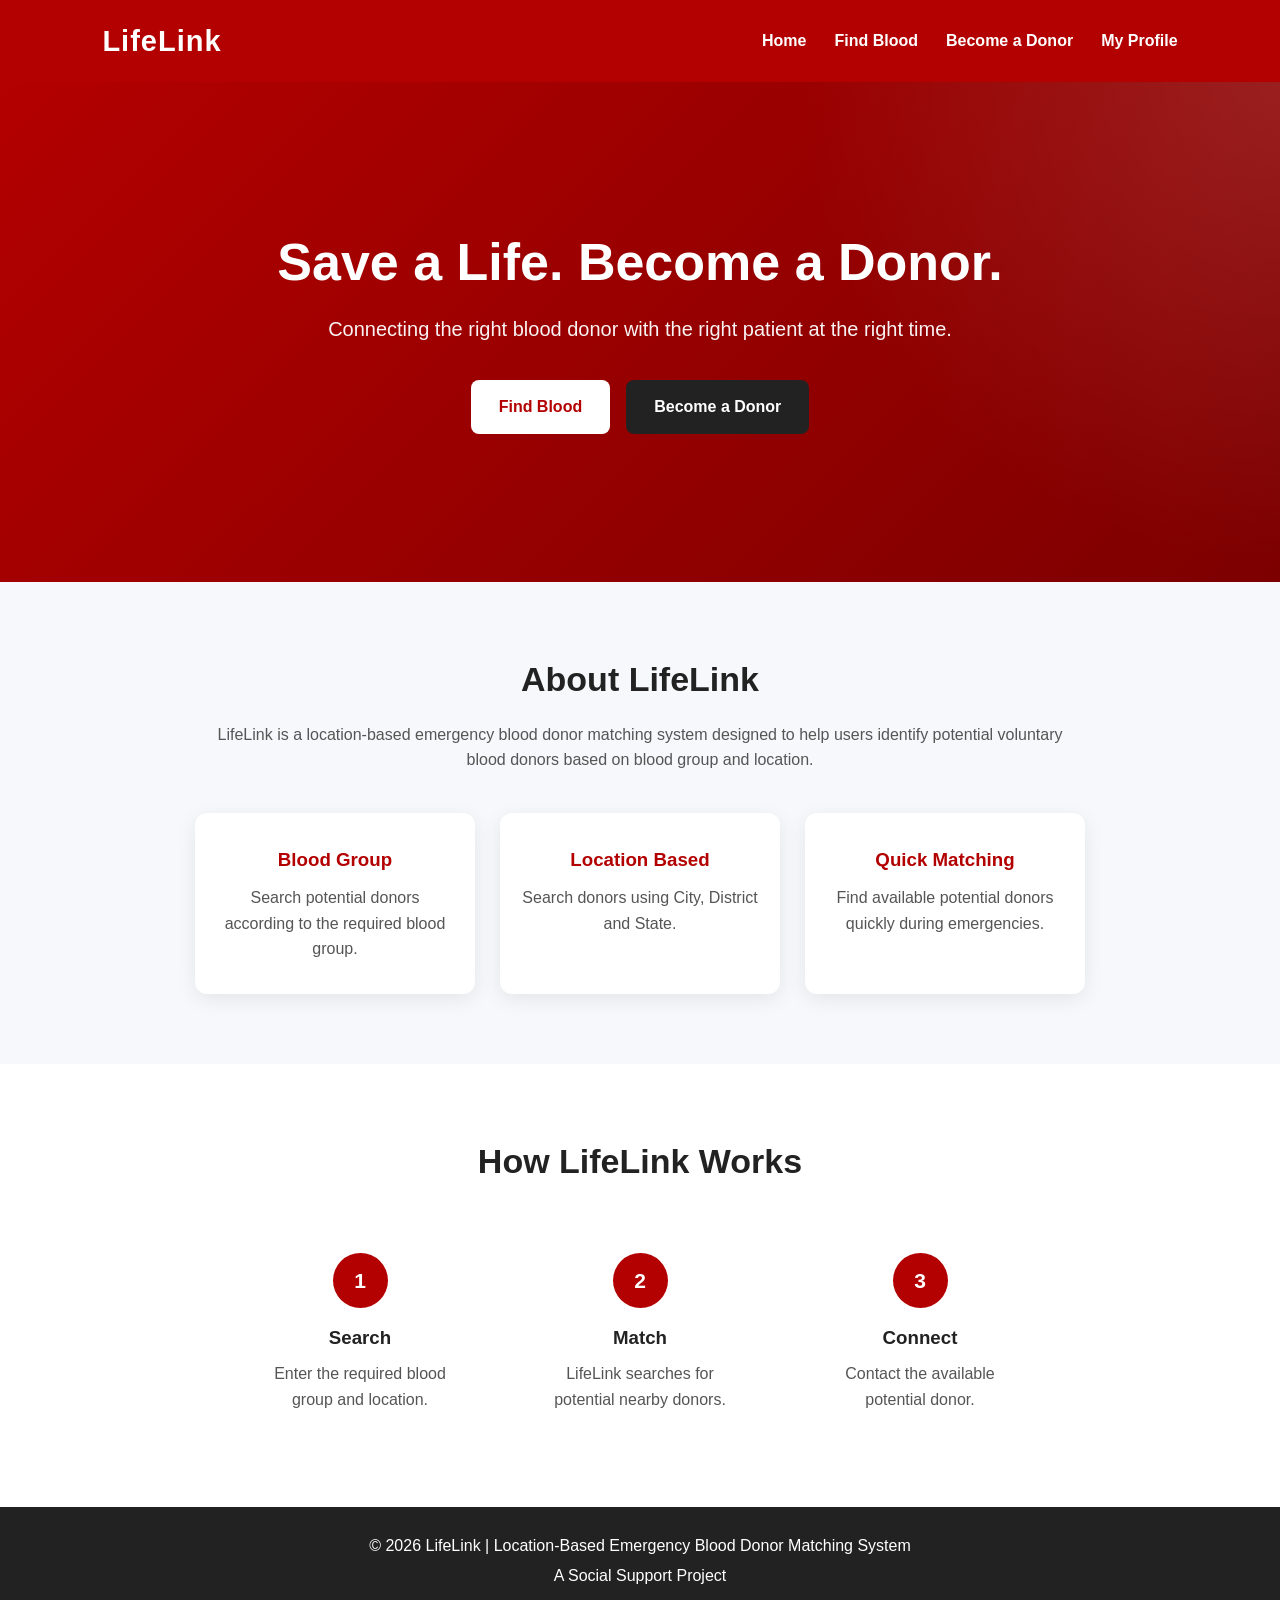
<file: frontend/index.html>
<!DOCTYPE html>
<html lang="en">
<head>
    <meta charset="UTF-8">
    <meta name="viewport" content="width=device-width, initial-scale=1.0">

    <title>LifeLink | Blood Donor Matching System</title>

    <link rel="stylesheet" href="style.css">
</head>

<body>

    <!-- Navigation Bar -->
    <header>
        <div class="logo">LifeLink</div>

        <nav>
            <a href="index.html">Home</a>
            <a href="find-blood.html">Find Blood</a>
            <a href="register.html">Become a Donor</a>
            <a href="profile.html">My Profile</a>
        </nav>
    </header>


    <!-- Hero Section -->
    <section class="hero">

        <div class="hero-content">

            <h1>Save a Life. Become a Donor.</h1>

            <p>
                Connecting the right blood donor with the right patient
                at the right time.
            </p>

            <div class="hero-buttons">

                <a href="find-blood.html" class="btn">
                    Find Blood
                </a>

                <a href="register.html" class="btn secondary-btn">
                    Become a Donor
                </a>

            </div>

        </div>

    </section>


    <!-- About LifeLink -->
    <section class="about">

        <h2>About LifeLink</h2>

        <p>
            LifeLink is a location-based emergency blood donor
            matching system designed to help users identify
            potential voluntary blood donors based on blood group
            and location.
        </p>

        <div class="cards">

            <div class="card">
                <h3>Blood Group</h3>
                <p>
                    Search potential donors according to the
                    required blood group.
                </p>
            </div>

            <div class="card">
                <h3>Location Based</h3>
                <p>
                    Search donors using City, District and State.
                </p>
            </div>

            <div class="card">
                <h3>Quick Matching</h3>
                <p>
                    Find available potential donors quickly
                    during emergencies.
                </p>
            </div>

        </div>

    </section>


    <!-- How It Works -->
    <section class="how-it-works">

        <h2>How LifeLink Works</h2>

        <div class="steps">

            <div class="step">
                <span>1</span>
                <h3>Search</h3>
                <p>Enter the required blood group and location.</p>
            </div>

            <div class="step">
                <span>2</span>
                <h3>Match</h3>
                <p>LifeLink searches for potential nearby donors.</p>
            </div>

            <div class="step">
                <span>3</span>
                <h3>Connect</h3>
                <p>Contact the available potential donor.</p>
            </div>

        </div>

    </section>


    <!-- Footer -->
    <footer>

        <p>
            © 2026 LifeLink | Location-Based Emergency Blood Donor Matching System
        </p>

        <p>
            A Social Support Project
        </p>

    </footer>


    <script src="script.js"></script>

</body>
</html>
</file>
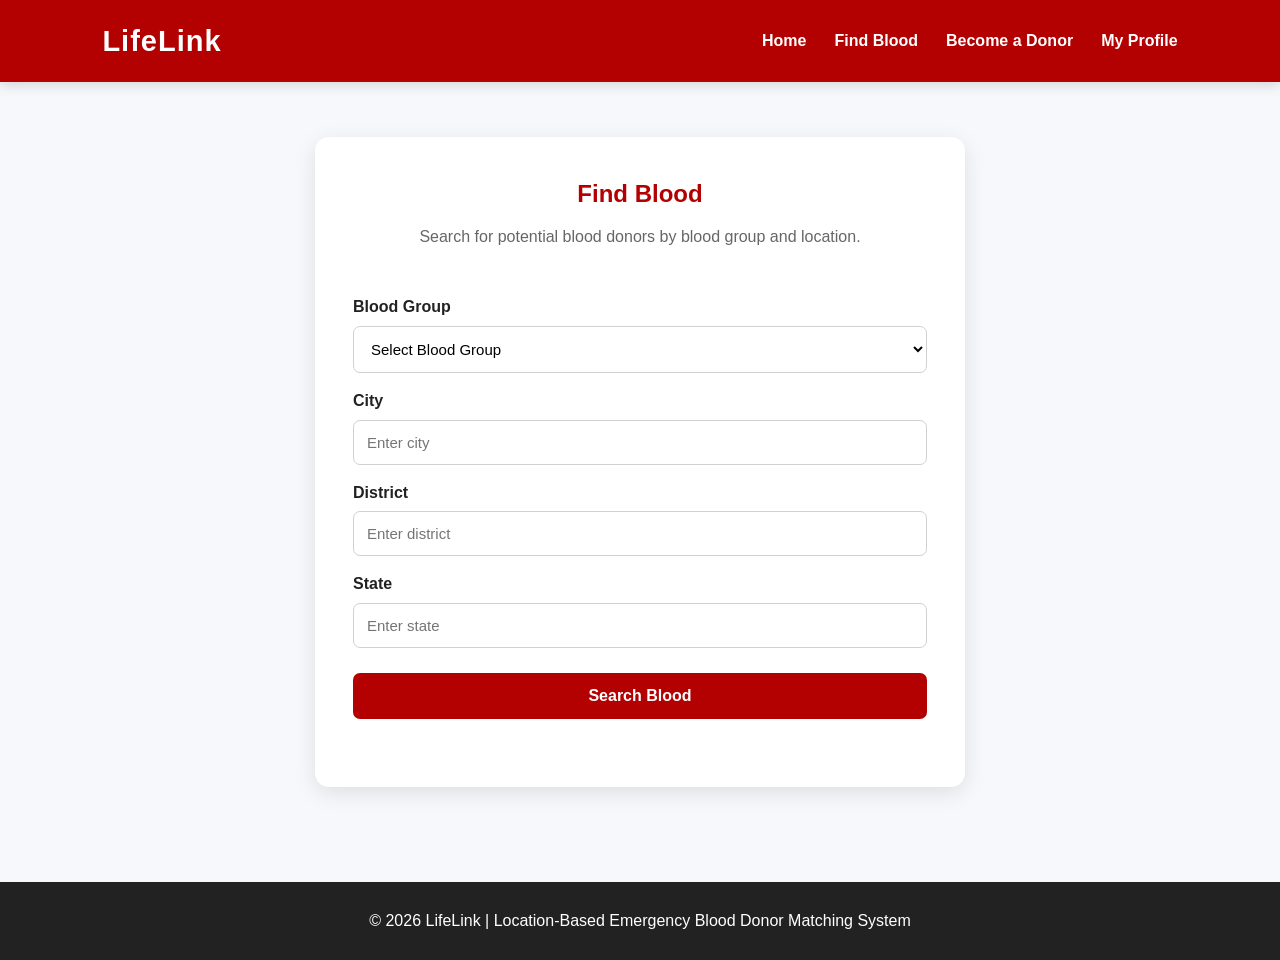
<file: frontend/find-blood.html>
<!DOCTYPE html>
<html lang="en">
<head>
    <meta charset="UTF-8">
    <meta name="viewport" content="width=device-width, initial-scale=1.0">

    <title>Find Blood | LifeLink</title>

    <link rel="stylesheet" href="style.css">
</head>

<body>

    <!-- Navigation Bar -->
    <header>
        <div class="logo">LifeLink</div>

        <nav>
            <a href="index.html">Home</a>
            <a href="find-blood.html">Find Blood</a>
            <a href="register.html">Become a Donor</a>
            <a href="profile.html">My Profile</a>
        </nav>
    </header>


    <!-- Find Blood Section -->
    <section class="form-section">

        <div class="form-container">

            <h1>Find Blood</h1>

            <p class="form-intro">
                Search for potential blood donors by blood group
                and location.
            </p>


            <form id="searchForm">

                <!-- Blood Group -->
                <label for="searchBloodGroup">Blood Group</label>

                <select id="searchBloodGroup" required>

                    <option value="">Select Blood Group</option>

                    <option value="A+">A+</option>
                    <option value="A-">A-</option>
                    <option value="B+">B+</option>
                    <option value="B-">B-</option>
                    <option value="AB+">AB+</option>
                    <option value="AB-">AB-</option>
                    <option value="O+">O+</option>
                    <option value="O-">O-</option>

                </select>


                <!-- City -->
                <label for="searchCity">City</label>

                <input
                    type="text"
                    id="searchCity"
                    placeholder="Enter city"
                    required
                >


                <!-- District -->
                <label for="searchDistrict">District</label>

                <input
                    type="text"
                    id="searchDistrict"
                    placeholder="Enter district"
                    required
                >


                <!-- State -->
                <label for="searchState">State</label>

                <input
                    type="text"
                    id="searchState"
                    placeholder="Enter state"
                    required
                >


                <button type="submit" class="submit-btn">
                    Search Blood
                </button>

            </form>


            <!-- Search Results -->
            <div id="results">

                <!-- Donor results will appear here -->

            </div>

        </div>

    </section>


    <!-- Footer -->
    <footer>

        <p>
            © 2026 LifeLink | Location-Based Emergency Blood Donor Matching System
        </p>

    </footer>


    <script src="script.js"></script>

</body>
</html>
</file>
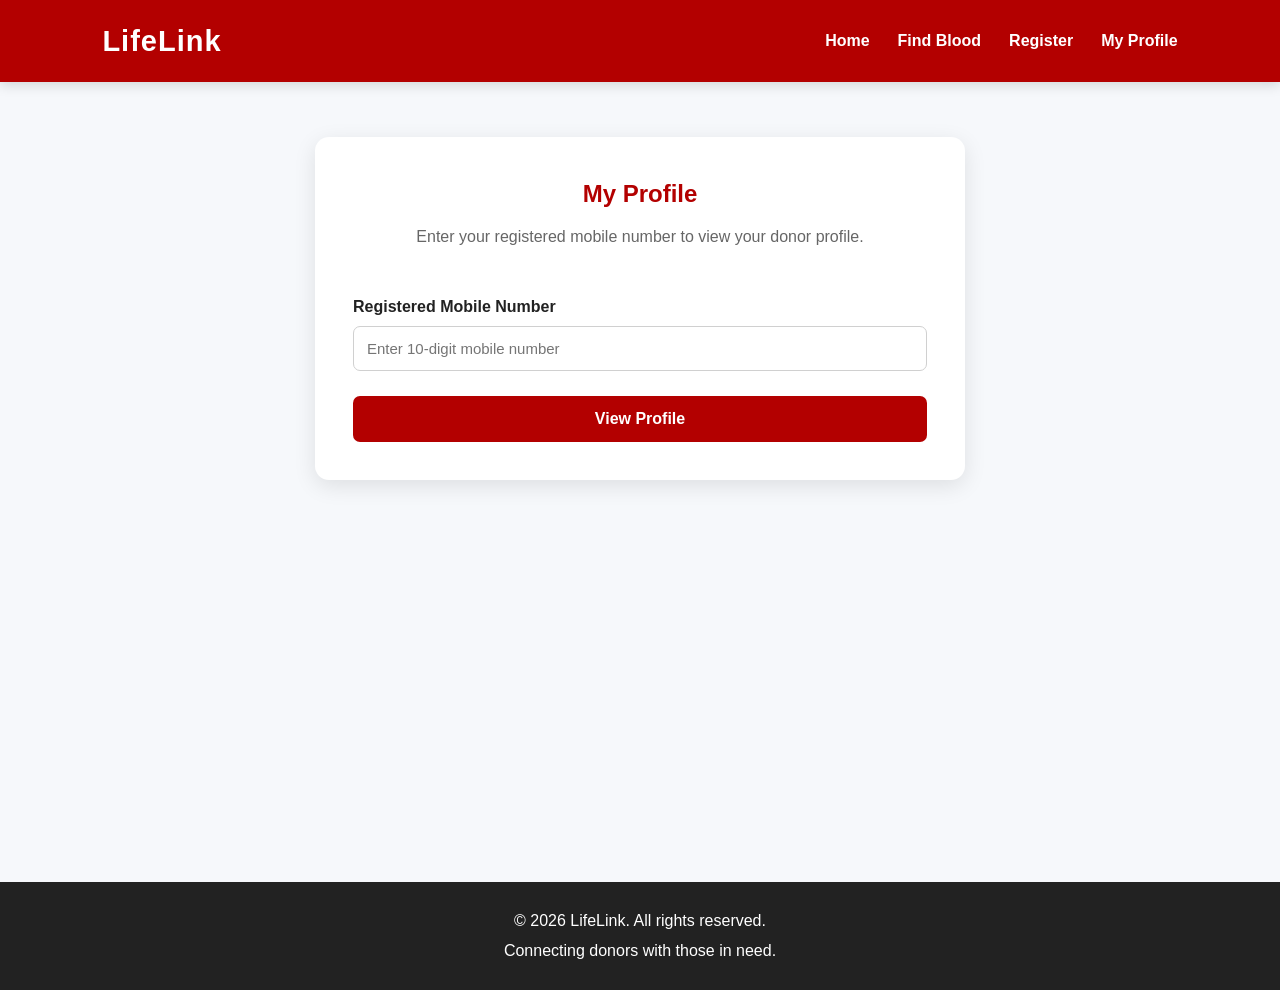
<file: frontend/profile.html>
<!DOCTYPE html>
<html lang="en">

<head>

    <meta charset="UTF-8">

    <meta
        name="viewport"
        content="width=device-width, initial-scale=1.0"
    >

    <title>LifeLink - My Profile</title>

    <link rel="stylesheet" href="style.css">

</head>


<body>


    <!-- Navigation -->

    <header>

        <div class="logo">
            LifeLink
        </div>

        <nav>

            <a href="index.html">
                Home
            </a>

            <a href="find-blood.html">
                Find Blood
            </a>

            <a href="register.html">
                Register
            </a>

            <a href="profile.html">
                My Profile
            </a>

        </nav>

    </header>



    <!-- Profile Section -->

    <section class="form-section">

        <div class="form-container">

            <h1>
                My Profile
            </h1>

            <p class="form-intro">
                Enter your registered mobile number to view your donor profile.
            </p>


            <!-- Search Profile -->

            <form id="profileSearchForm">

                <label for="profileMobile">
                    Registered Mobile Number
                </label>

                <input
                    type="tel"
                    id="profileMobile"
                    maxlength="10"
                    pattern="[0-9]{10}"
                    placeholder="Enter 10-digit mobile number"
                    required
                >

                <button
                    type="submit"
                    class="submit-btn"
                >
                    View Profile
                </button>

            </form>


            <p id="profileMessage"></p>



            <!-- Profile Details -->

            <div
                id="profileDetails"
                style="display: none;"
            >

                <h2>
                    Donor Details
                </h2>


                <p>
                    <strong>Name:</strong>
                    <span id="profileName"></span>
                </p>


                <p>
                    <strong>Age:</strong>
                    <span id="profileAge"></span>
                </p>


                <p>
                    <strong>Gender:</strong>
                    <span id="profileGender"></span>
                </p>


                <p>
                    <strong>Weight:</strong>
                    <span id="profileWeight"></span>
                    kg
                </p>


                <p>
                    <strong>Blood Group:</strong>
                    <span id="profileBloodGroup"></span>
                </p>


                <p>
                    <strong>Mobile:</strong>
                    <span id="profileMobileDisplay"></span>
                </p>


                <p>
                    <strong>City:</strong>
                    <span id="profileCity"></span>
                </p>


                <p>
                    <strong>District:</strong>
                    <span id="profileDistrict"></span>
                </p>


                <p>
                    <strong>State:</strong>
                    <span id="profileState"></span>
                </p>


                <p>
                    <strong>Availability:</strong>
                    <span id="profileAvailability"></span>
                </p>


                <p>
                    <strong>Last Donation Date:</strong>
                    <span id="profileLastDonation"></span>
                </p>


                <!-- PIN Security Section -->

                <div
                    id="pinSecuritySection"
                    style="margin-top: 25px;"
                >

                    <h2>
                        🔐 Profile Security
                    </h2>

                    <p>
                        Protect your profile with a 6-digit PIN.
                    </p>


                    <!-- Create PIN -->

                    <div
                        id="createPinSection"
                        style="display: none;"
                    >

                        <h3>
                            Create Your Profile PIN
                        </h3>

                        <p>
                            You have not created a profile PIN yet.
                            Create one to protect your profile from unauthorized changes.
                        </p>


                        <form id="createPinForm">


                            <label for="createPin">
                                Create 6-Digit PIN
                            </label>

                            <input
                                type="password"
                                id="createPin"
                                maxlength="6"
                                inputmode="numeric"
                                pattern="[0-9]{6}"
                                placeholder="Enter 6-digit PIN"
                                required
                            >


                            <label for="confirmPin">
                                Confirm PIN
                            </label>

                            <input
                                type="password"
                                id="confirmPin"
                                maxlength="6"
                                inputmode="numeric"
                                pattern="[0-9]{6}"
                                placeholder="Re-enter 6-digit PIN"
                                required
                            >


                            <button
                                type="submit"
                                class="submit-btn"
                            >
                                Create PIN
                            </button>


                        </form>

                    </div>


                    <!-- Existing PIN Message -->

                    <div
                        id="pinExistsSection"
                        style="display: none;"
                    >

                        <p>
                            🔒 Your profile PIN is already set.
                        </p>

                        <p>
                            You must verify your PIN before editing your profile.
                        </p>

                    </div>

                </div>



                <!-- Edit Profile Button -->

                <button
                    type="button"
                    id="editProfileBtn"
                    class="submit-btn"
                    style="display: none;"
                >
                    Edit Profile
                </button>

            </div>



            <!-- PIN Verification Section -->

            <div
                id="pinVerificationSection"
                style="display: none;"
            >

                <h2>
                    🔐 Verify Your Profile
                </h2>

                <p>
                    Enter your 6-digit PIN to continue editing your profile.
                </p>


                <form id="verifyPinForm">


                    <label for="verifyPin">
                        Profile PIN
                    </label>

                    <input
                        type="password"
                        id="verifyPin"
                        maxlength="6"
                        inputmode="numeric"
                        pattern="[0-9]{6}"
                        placeholder="Enter 6-digit PIN"
                        required
                    >


                    <button
                        type="submit"
                        class="submit-btn"
                    >
                        Verify PIN
                    </button>


                    <button
                        type="button"
                        id="cancelPinVerificationBtn"
                        class="submit-btn"
                    >
                        Cancel
                    </button>


                </form>


                <p id="pinMessage"></p>

            </div>



            <!-- Edit Profile -->

            <div
                id="editProfileSection"
                style="display: none;"
            >

                <h2>
                    Edit Profile
                </h2>


                <form id="editProfileForm">


                    <label for="editName">
                        Full Name
                    </label>

                    <input
                        type="text"
                        id="editName"
                        required
                    >



                    <label for="editAge">
                        Age
                    </label>

                    <input
                        type="number"
                        id="editAge"
                        min="18"
                        required
                    >



                    <label for="editGender">
                        Gender
                    </label>

                    <select
                        id="editGender"
                        required
                    >

                        <option value="">
                            Select Gender
                        </option>

                        <option value="Male">
                            Male
                        </option>

                        <option value="Female">
                            Female
                        </option>

                        <option value="Other">
                            Other
                        </option>

                    </select>



                    <label for="editWeight">
                        Weight (kg)
                    </label>

                    <input
                        type="number"
                        id="editWeight"
                        min="1"
                        step="0.1"
                        required
                    >



                    <label for="editCity">
                        City
                    </label>

                    <input
                        type="text"
                        id="editCity"
                        required
                    >



                    <label for="editDistrict">
                        District
                    </label>

                    <input
                        type="text"
                        id="editDistrict"
                        required
                    >



                    <label for="editState">
                        State
                    </label>

                    <input
                        type="text"
                        id="editState"
                        required
                    >



                    <label for="editAvailability">
                        Availability
                    </label>

                    <select
                        id="editAvailability"
                        required
                    >

                        <option value="">
                            Select Availability
                        </option>

                        <option value="Available">
                            Available
                        </option>

                        <option value="Not Available">
                            Not Available
                        </option>

                    </select>



                    <label for="editLastDonationDate">
                        Last Donation Date
                    </label>

                    <input
                        type="date"
                        id="editLastDonationDate"
                    >



                    <button
                        type="submit"
                        class="submit-btn"
                    >
                        Save Changes
                    </button>


                    <button
                        type="button"
                        id="cancelEditBtn"
                        class="submit-btn"
                    >
                        Cancel
                    </button>


                </form>

            </div>

        </div>

    </section>



    <!-- Footer -->

    <footer>

        <p>
            © 2026 LifeLink. All rights reserved.
        </p>

        <p>
            Connecting donors with those in need.
        </p>

    </footer>



    <script src="script.js"></script>

</body>

</html>
</file>
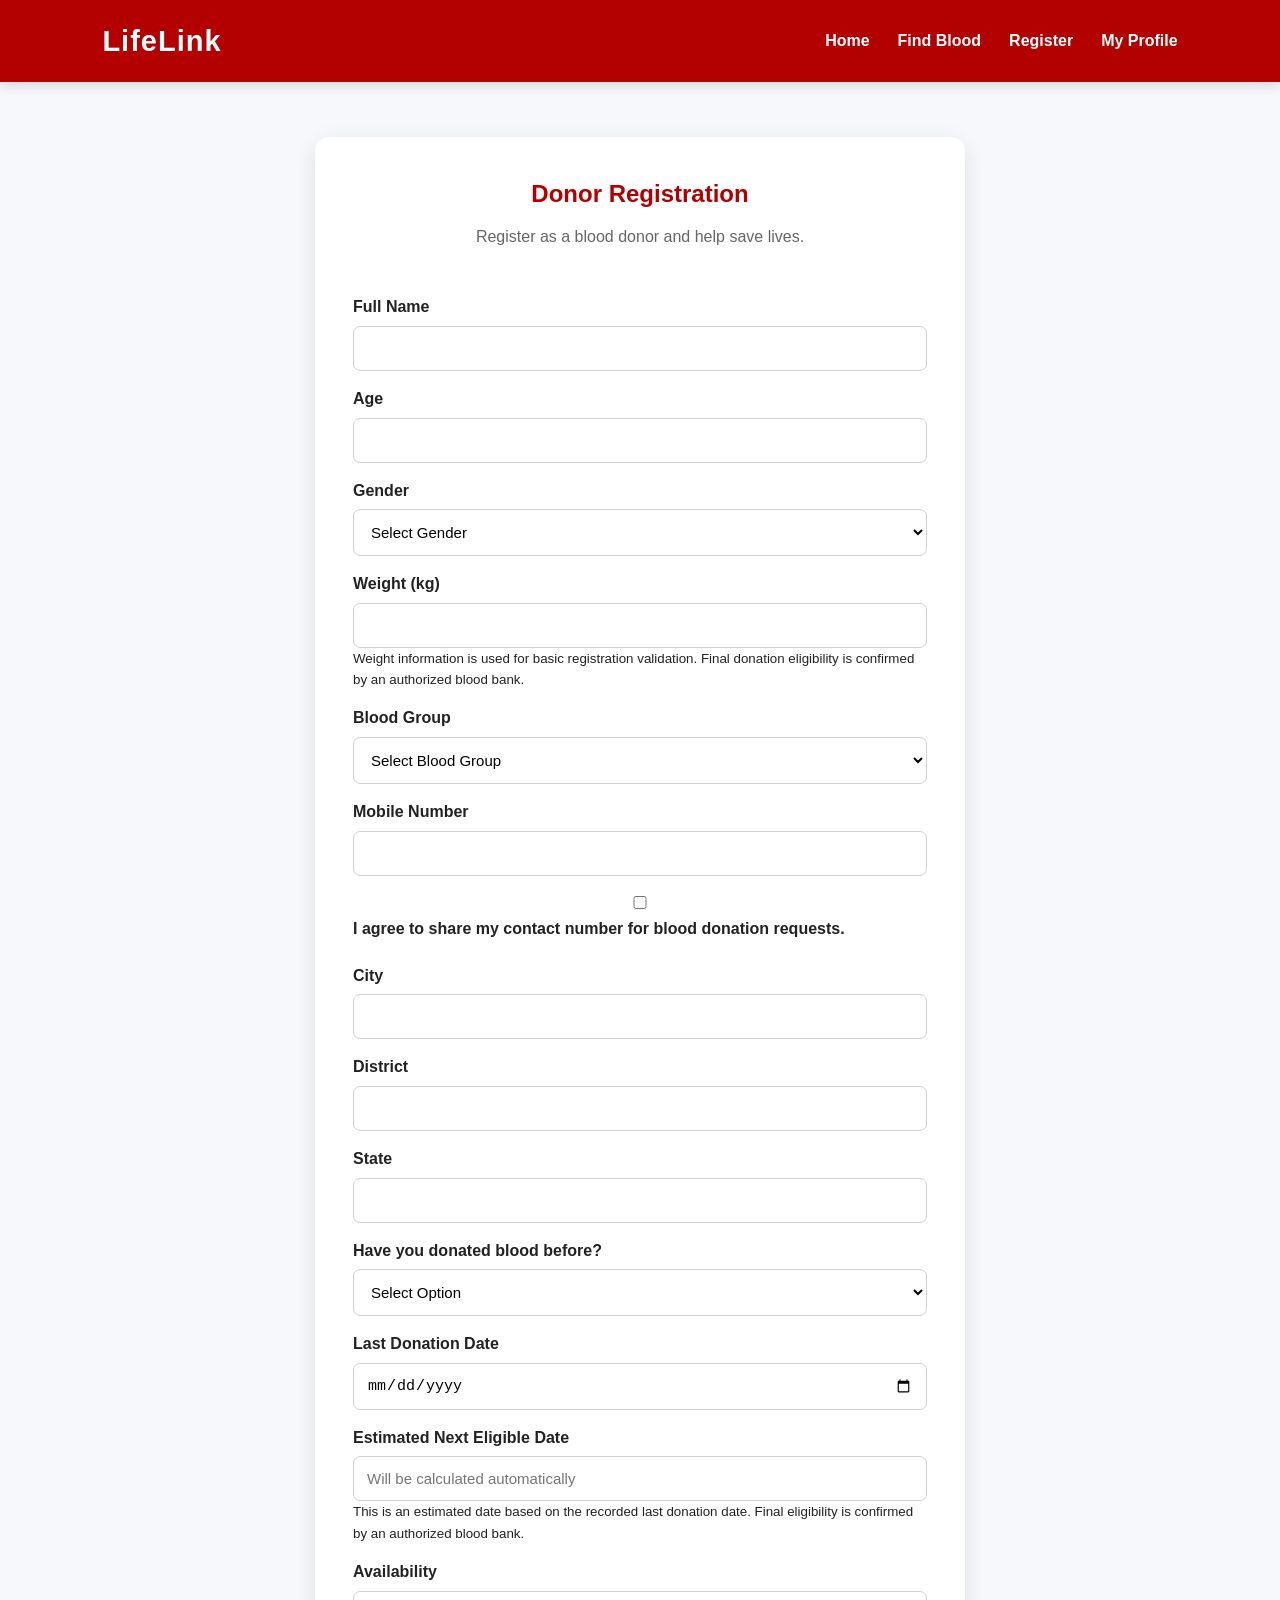
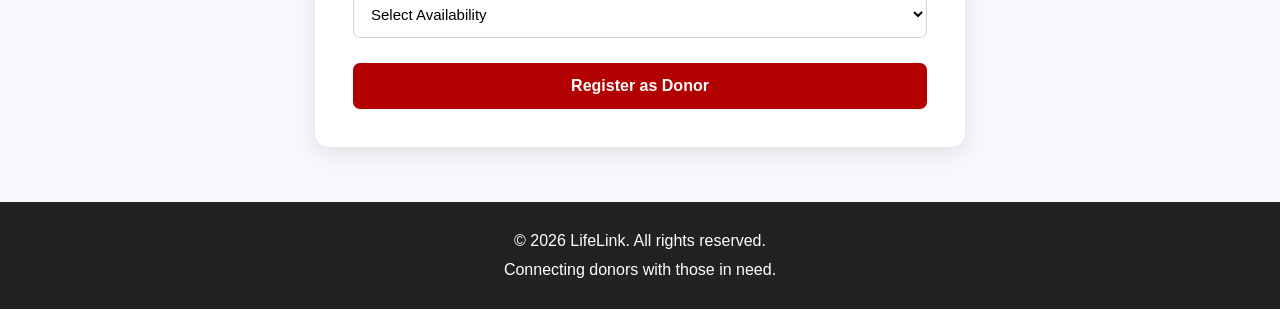
<file: frontend/register.html>
<!DOCTYPE html>
<html lang="en">
<head>
    <meta charset="UTF-8">
    <meta name="viewport" content="width=device-width, initial-scale=1.0">

    <title>LifeLink - Donor Registration</title>

    <link rel="stylesheet" href="style.css">
</head>

<body>

    <!-- Navigation -->
    <header>

        <div class="logo">
            LifeLink
        </div>

        <nav>
            <a href="index.html">Home</a>
            <a href="find-blood.html">Find Blood</a>
            <a href="register.html">Register</a>
            <a href="profile.html">My Profile</a>
        </nav>

    </header>


    <!-- Registration Section -->
    <section class="form-section">

        <div class="form-container">

            <h1>Donor Registration</h1>

            <p class="form-intro">
                Register as a blood donor and help save lives.
            </p>


            <form id="donorForm">

                <!-- Full Name -->
                <label for="name">Full Name</label>

                <input
                    type="text"
                    id="name"
                    name="name"
                    required
                >


                <!-- Age -->
                <label for="age">Age</label>

                <input
                    type="number"
                    id="age"
                    name="age"
                    min="18"
                    required
                >


                <!-- Gender -->
                <label for="gender">Gender</label>

                <select id="gender" name="gender" required>

                    <option value="">
                        Select Gender
                    </option>

                    <option value="Male">
                        Male
                    </option>

                    <option value="Female">
                        Female
                    </option>

                    <option value="Other">
                        Other
                    </option>

                </select>


                <!-- Weight -->
                <label for="weight">
                    Weight (kg)
                </label>

                <input
                    type="number"
                    id="weight"
                    name="weight"
                    min="1"
                    step="0.1"
                    required
                >

                <small>
                    Weight information is used for basic registration validation.
                    Final donation eligibility is confirmed by an authorized blood bank.
                </small>


                <!-- Blood Group -->
                <label for="bloodGroup">
                    Blood Group
                </label>

                <select
                    id="bloodGroup"
                    name="bloodGroup"
                    required
                >

                    <option value="">
                        Select Blood Group
                    </option>

                    <option value="A+">A+</option>
                    <option value="A-">A-</option>
                    <option value="B+">B+</option>
                    <option value="B-">B-</option>
                    <option value="AB+">AB+</option>
                    <option value="AB-">AB-</option>
                    <option value="O+">O+</option>
                    <option value="O-">O-</option>

                </select>


                <!-- Mobile -->
                <label for="mobile">
                    Mobile Number
                </label>

                <input
                    type="tel"
                    id="mobile"
                    name="mobile"
                    maxlength="10"
                    pattern="[0-9]{10}"
                    required
                >


                <!-- Contact Consent -->
                <label class="checkbox-label">

                    <input
                        type="checkbox"
                        id="contactConsent"
                        name="contactConsent"
                        required
                    >

                    I agree to share my contact number for
                    blood donation requests.

                </label>


                <!-- City -->
                <label for="city">
                    City
                </label>

                <input
                    type="text"
                    id="city"
                    name="city"
                    required
                >


                <!-- District -->
                <label for="district">
                    District
                </label>

                <input
                    type="text"
                    id="district"
                    name="district"
                    required
                >


                <!-- State -->
                <label for="state">
                    State
                </label>

                <input
                    type="text"
                    id="state"
                    name="state"
                    required
                >


                <!-- Previous Donation -->
                <label for="firstTimeDonor">
                    Have you donated blood before?
                </label>

                <select
                    id="firstTimeDonor"
                    name="firstTimeDonor"
                    required
                >

                    <option value="">
                        Select Option
                    </option>

                    <option value="false">
                        No, this is my first time
                    </option>

                    <option value="true">
                        Yes, I have donated before
                    </option>

                </select>


                <!-- Last Donation Date -->
                <label for="lastDonationDate">
                    Last Donation Date
                </label>

                <input
                    type="date"
                    id="lastDonationDate"
                    name="lastDonationDate"
                >


                <!-- Next Eligible Date -->
                <label for="nextEligibleDate">
                    Estimated Next Eligible Date
                </label>

                <input
                    type="text"
                    id="nextEligibleDate"
                    name="nextEligibleDate"
                    readonly
                    placeholder="Will be calculated automatically"
                >

                <small>
                    This is an estimated date based on the recorded last
                    donation date. Final eligibility is confirmed by an
                    authorized blood bank.
                </small>


                <!-- Availability -->
                <label for="availability">
                    Availability
                </label>

                <select
                    id="availability"
                    name="availability"
                    required
                >

                    <option value="">
                        Select Availability
                    </option>

                    <option value="Available">
                        Available
                    </option>

                    <option value="Not Available">
                        Not Available
                    </option>

                </select>


                <!-- Submit -->
                <button
                    type="submit"
                    class="submit-btn"
                >
                    Register as Donor
                </button>


                <!-- Message -->
                <p id="message"></p>

            </form>

        </div>

    </section>


    <!-- Footer -->
    <footer>

        <p>
            © 2026 LifeLink. All rights reserved.
        </p>

        <p>
            Connecting donors with those in need.
        </p>

    </footer>


    <script src="script.js"></script>

</body>
</html>
</file>
<file: frontend/style.css>
/* =========================
   GENERAL
========================= */

* {
    margin: 0;
    padding: 0;
    box-sizing: border-box;
}

body {
    font-family: Arial, sans-serif;
    background: #f6f8fb;
    color: #222;
    line-height: 1.6;
}


/* =========================
   NAVIGATION
========================= */

header {
    background: #b30000;
    color: white;
    padding: 18px 8%;
    display: flex;
    justify-content: space-between;
    align-items: center;
    box-shadow: 0 3px 12px rgba(0, 0, 0, 0.15);
}

.logo {
    font-size: 29px;
    font-weight: bold;
    letter-spacing: 1px;
}

nav {
    display: flex;
    gap: 28px;
}

nav a {
    color: white;
    text-decoration: none;
    font-weight: bold;
    transition: 0.3s;
}

nav a:hover {
    color: #ffd6d6;
}


/* =========================
   HERO SECTION
========================= */

.hero {
    min-height: 500px;
    display: flex;
    justify-content: center;
    align-items: center;
    text-align: center;
    padding: 50px 20px;

    background:
        radial-gradient(
            circle at top right,
            rgba(255, 255, 255, 0.12),
            transparent 35%
        ),
        linear-gradient(135deg, #b30000, #7d0000);
}

.hero-content {
    max-width: 850px;
    color: white;
}

.hero h1 {
    font-size: 52px;
    margin-bottom: 20px;
    line-height: 1.2;
}

.hero p {
    font-size: 20px;
    margin-bottom: 35px;
    opacity: 0.95;
}


/* =========================
   BUTTONS
========================= */

.hero-buttons {
    display: flex;
    justify-content: center;
    gap: 16px;
    flex-wrap: wrap;
}

.btn {
    display: inline-block;
    padding: 14px 28px;
    background: white;
    color: #b30000;
    text-decoration: none;
    border-radius: 8px;
    font-weight: bold;
    transition: 0.3s;
}

.btn:hover {
    transform: translateY(-2px);
    box-shadow: 0 6px 15px rgba(0, 0, 0, 0.2);
}

.secondary-btn {
    background: #222;
    color: white;
}


/* =========================
   ABOUT SECTION
========================= */

.about {
    padding: 70px 8%;
    text-align: center;
}

.about h2,
.how-it-works h2 {
    font-size: 34px;
    margin-bottom: 15px;
    color: #222;
}

.about > p {
    max-width: 850px;
    margin: 0 auto 40px;
    color: #555;
}


/* =========================
   CARDS
========================= */

.cards {
    display: flex;
    justify-content: center;
    gap: 25px;
    flex-wrap: wrap;
}

.card {
    background: white;
    width: 280px;
    padding: 32px 22px;
    border-radius: 12px;

    box-shadow: 0 5px 20px rgba(0, 0, 0, 0.08);

    transition: 0.3s;
}

.card:hover {
    transform: translateY(-6px);
    box-shadow: 0 10px 25px rgba(0, 0, 0, 0.13);
}

.card h3 {
    color: #b30000;
    margin-bottom: 10px;
}

.card p {
    color: #555;
}


/* =========================
   HOW IT WORKS
========================= */

.how-it-works {
    padding: 70px 8%;
    text-align: center;
    background: white;
}

.steps {
    display: flex;
    justify-content: center;
    gap: 30px;
    flex-wrap: wrap;
    margin-top: 40px;
}

.step {
    width: 250px;
    padding: 25px;
}

.step span {
    display: inline-flex;
    justify-content: center;
    align-items: center;

    width: 55px;
    height: 55px;

    background: #b30000;
    color: white;

    border-radius: 50%;
    font-size: 21px;
    font-weight: bold;

    margin-bottom: 15px;
}

.step h3 {
    margin-bottom: 8px;
}

.step p {
    color: #555;
}


/* =========================
   FORM SECTION
========================= */

.form-section {
    min-height: calc(100vh - 100px);
    padding: 55px 20px;
}

.form-container {
    max-width: 650px;
    margin: auto;

    background: white;
    padding: 38px;

    border-radius: 14px;

    box-shadow: 0 6px 22px rgba(0, 0, 0, 0.10);
}

.form-container h1 {
    text-align: center;
    color: #b30000;
    margin-bottom: 10px;
}

.form-intro {
    text-align: center;
    color: #666;
    margin-bottom: 30px;
}


/* =========================
   FORM ELEMENTS
========================= */

form {
    display: flex;
    flex-direction: column;
}

label {
    margin-top: 15px;
    margin-bottom: 6px;
    font-weight: bold;
}

input,
select {
    width: 100%;
    padding: 13px;

    border: 1px solid #d0d0d0;
    border-radius: 7px;

    font-size: 15px;
    background: #fff;
}

input:focus,
select:focus {
    outline: none;
    border-color: #b30000;
    box-shadow: 0 0 0 3px rgba(179, 0, 0, 0.08);
}


/* =========================
   SUBMIT BUTTON
========================= */

.submit-btn {
    margin-top: 25px;
    padding: 14px;

    background: #b30000;
    color: white;

    border: none;
    border-radius: 7px;

    font-size: 16px;
    font-weight: bold;

    cursor: pointer;
    transition: 0.3s;
}

.submit-btn:hover {
    background: #8f0000;
}


/* =========================
   SEARCH RESULTS
========================= */

#results {
    margin-top: 30px;
}

.donor-card {
    background: white;
    border-left: 5px solid #b30000;

    padding: 20px;
    margin-top: 15px;

    border-radius: 8px;

    box-shadow: 0 4px 15px rgba(0, 0, 0, 0.08);
}

.donor-card h3 {
    color: #b30000;
    margin-bottom: 10px;
}


/* =========================
   FOOTER
========================= */

footer {
    background: #222;
    color: white;
    text-align: center;
    padding: 22px;
}

footer p {
    margin: 4px;
}


/* =========================
   MOBILE RESPONSIVE
========================= */

@media (max-width: 700px) {

    header {
        flex-direction: column;
        gap: 15px;
        text-align: center;
    }

    nav {
        gap: 15px;
        flex-wrap: wrap;
        justify-content: center;
    }

    .hero {
        min-height: 450px;
    }

    .hero h1 {
        font-size: 36px;
    }

    .hero p {
        font-size: 17px;
    }

    .about h2,
    .how-it-works h2 {
        font-size: 29px;
    }

    .form-container {
        padding: 25px 18px;
    }
}
</file>
